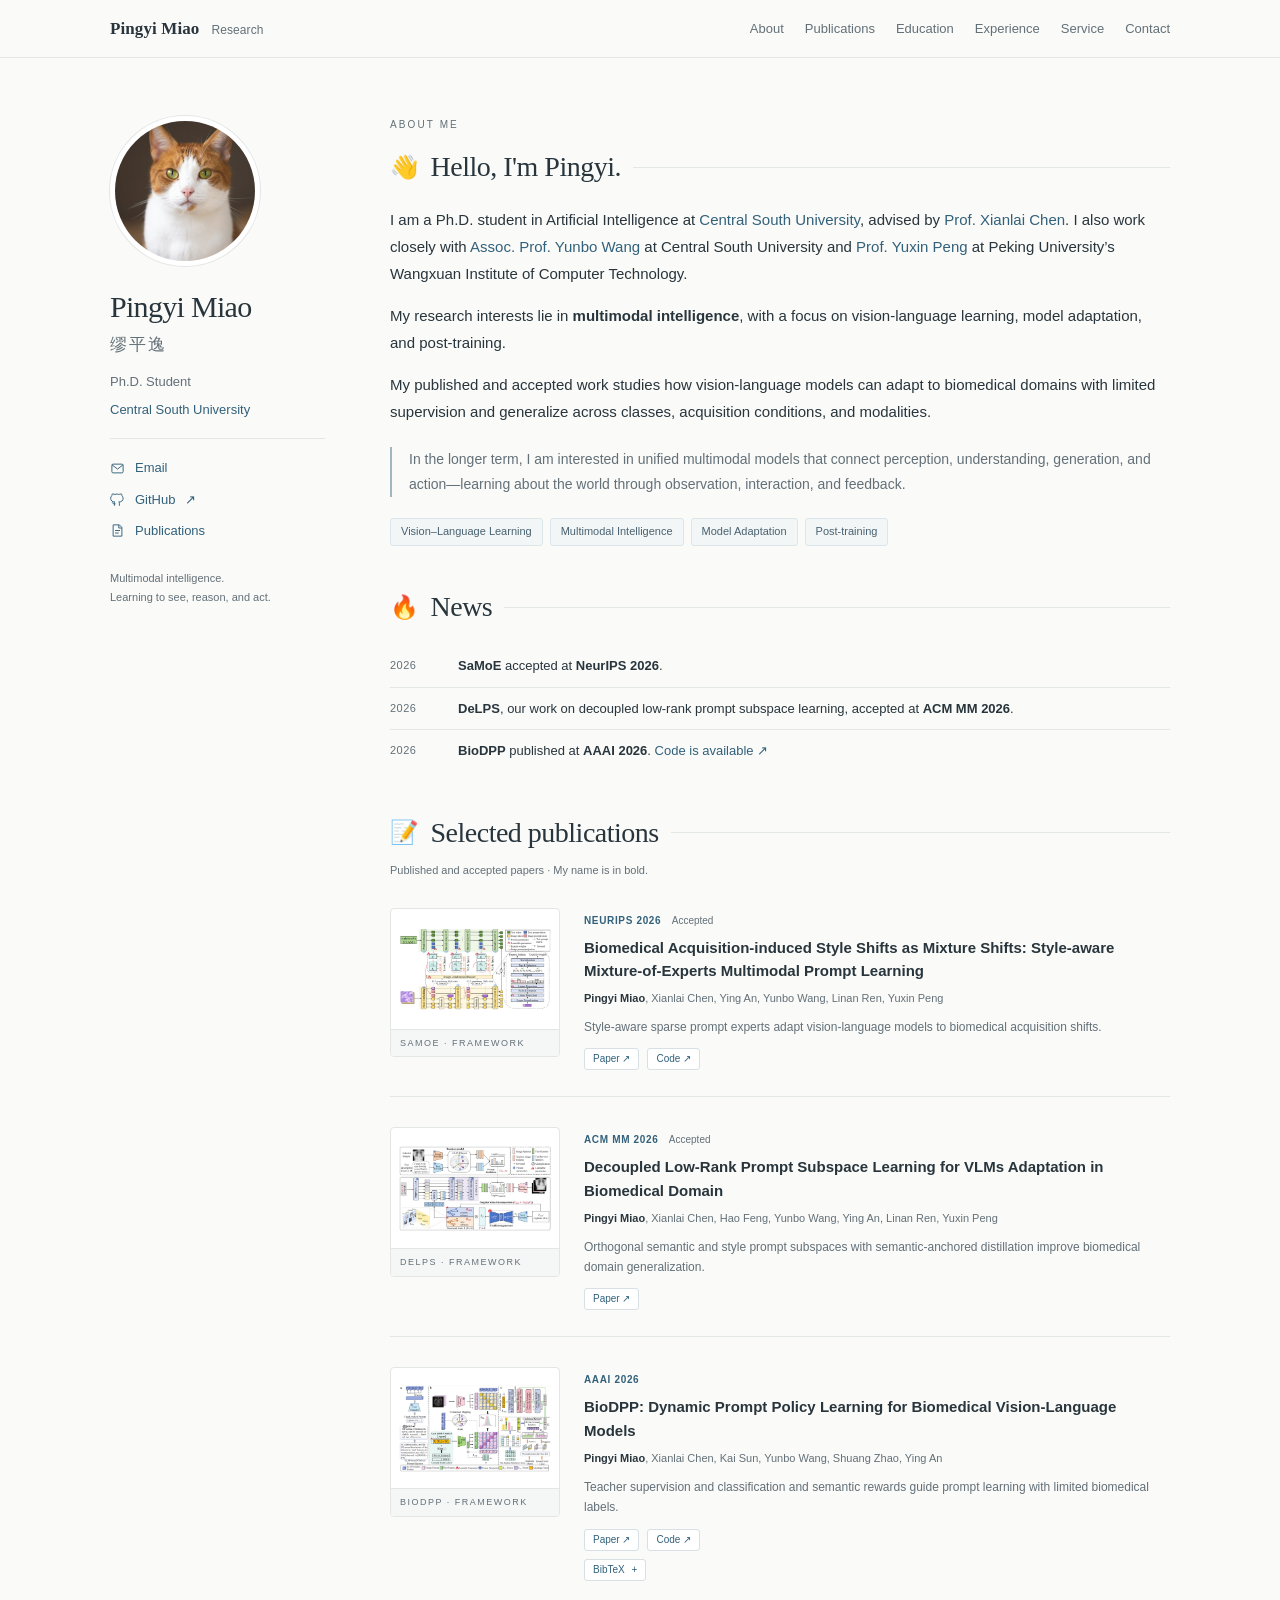
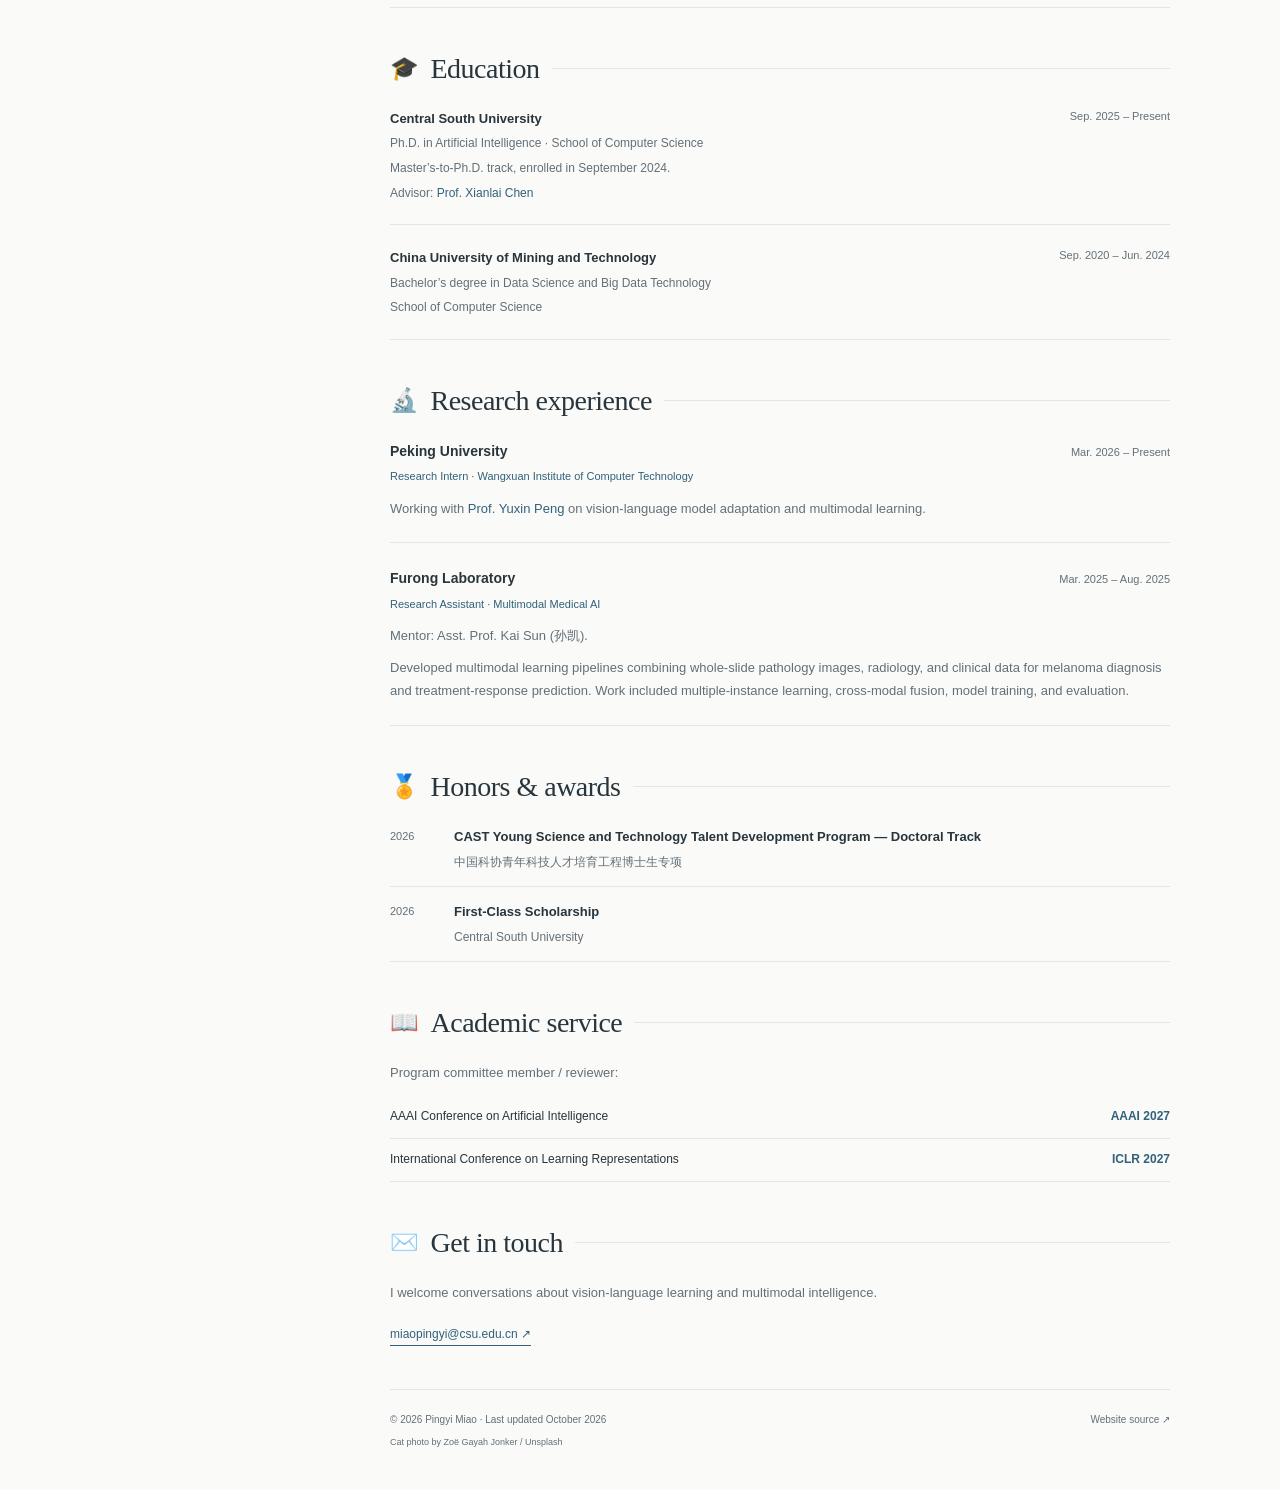
<file: index.html>
<!doctype html>
<html lang="en">
<head>
<meta charset="utf-8">
<meta name="viewport" content="width=device-width, initial-scale=1">
<meta name="theme-color" content="#fafaf8">
<meta name="description" content="Pingyi Miao — Ph.D. student at Central South University. Research on multimodal intelligence, vision-language learning, and model adaptation.">
<meta property="og:title" content="Pingyi Miao | Research">
<meta property="og:description" content="Multimodal intelligence, vision-language learning, and model adaptation. Personal academic homepage.">
<meta property="og:type" content="website">
<meta property="og:url" content="https://miaopingyi.github.io/">
<link rel="canonical" href="https://miaopingyi.github.io/">
<link rel="icon" href="data:image/svg+xml,%3Csvg xmlns='http://www.w3.org/2000/svg' viewBox='0 0 64 64'%3E%3Crect width='64' height='64' rx='14' fill='%23294759'/%3E%3Ctext x='32' y='43' font-size='36' text-anchor='middle' fill='white' font-family='Georgia'%3Em%3C/text%3E%3C/svg%3E">
<title>Pingyi Miao | Research</title>
<style>
:root{--bg:#fafaf8;--paper:#fff;--ink:#28353c;--muted:#637078;--accent:#32617b;--line:#e2e6e5;--soft:#edf2f3;--serif:Georgia,'Times New Roman',serif;--sans:-apple-system,BlinkMacSystemFont,'Segoe UI',sans-serif}
*{box-sizing:border-box}html{scroll-behavior:smooth;scroll-padding-top:100px}body{margin:0;background:var(--bg);color:var(--ink);font:15px/1.8 var(--sans);-webkit-font-smoothing:antialiased}a{color:var(--accent);text-decoration:none}a:hover{text-decoration:underline;text-underline-offset:4px}a:focus-visible,summary:focus-visible{outline:2px solid var(--accent);outline-offset:5px;border-radius:2px}.skip{position:fixed;top:-80px;left:20px;background:white;z-index:5;padding:8px 15px}.skip:focus{top:12px}.topbar{border-bottom:1px solid var(--line);background:rgba(250,250,248,.96);position:sticky;top:0;z-index:3}.top-inner{max-width:1130px;margin:auto;padding:17px 35px;display:flex;align-items:center;justify-content:space-between;gap:22px}.wordmark{font:600 17px var(--serif);color:var(--ink);letter-spacing:.1px}.wordmark span{color:var(--muted);font:12px var(--sans);margin-left:12px}.nav{display:flex;gap:27px;font-size:13px}.nav a{color:var(--muted)}.nav a:hover{color:var(--accent)}.layout{max-width:1130px;margin:auto;display:grid;grid-template-columns:215px minmax(0,1fr);gap:65px;padding:58px 35px 36px}.profile{align-self:start;position:sticky;top:115px}.portrait{display:block;width:150px;height:150px;border-radius:50%;object-fit:cover;background:var(--soft);border:5px solid var(--paper);box-shadow:0 0 0 1px var(--line);margin-bottom:23px}.profile h1{font:normal 30px/1.2 var(--serif);letter-spacing:-.7px;margin:0 0 12px}.role{margin:0;color:var(--muted);font-size:13px;line-height:1.85}.affiliation{display:inline-block;margin:4px 0 17px;font-size:13px}.profile-links{border-top:1px solid var(--line);padding-top:17px;display:flex;flex-direction:column;gap:8px;font-size:13px}.profile-links a{display:flex;align-items:center;gap:10px}.icon{width:15px;height:15px;fill:none;stroke:currentColor;stroke-width:1.5;flex-shrink:0}.side-note{font-size:11px;color:var(--muted);line-height:1.8;margin-top:26px;max-width:180px}.section{margin-bottom:43px;scroll-margin-top:95px}.eyebrow{font-size:10px;text-transform:uppercase;letter-spacing:2.1px;color:var(--muted);margin:0 0 12px}.section-title{font:normal 28px/1.3 var(--serif);letter-spacing:-.5px;margin:0 0 20px;display:flex;align-items:center;gap:17px}.section-title:after{content:'';height:1px;background:var(--line);flex:1}.about p{margin:0 0 15px}.about strong{font-weight:600}.interests{display:flex;flex-wrap:wrap;gap:7px;margin:21px 0 0;padding:0;list-style:none}.interests li{border:1px solid #dce5e8;border-radius:3px;padding:3px 10px;font-size:11px;color:#496271;background:#f3f6f6}.vision{border-left:2px solid #a0b7c2;padding-left:17px;color:var(--muted);font-size:14px;margin:22px 0 0!important}.news-list{padding:0;margin:0;list-style:none}.news-list li{display:grid;grid-template-columns:49px 1fr;gap:19px;padding:9px 0;border-bottom:1px solid var(--line);font-size:13px}.news-list li:last-child{border-bottom:0}.news-list time{color:var(--muted);font-size:11px;letter-spacing:.5px;padding-top:2px}.news-list strong{font-weight:600}.section-note{font-size:11px;color:var(--muted);margin:-10px 0 24px}.publication{display:grid;grid-template-columns:170px minmax(0,1fr);gap:24px;padding:0 0 26px;margin:0 0 27px;border-bottom:1px solid var(--line)}.publication:last-child{margin-bottom:0}.pub-visual{display:flex;flex-direction:column;justify-content:center;background:var(--paper);border:1px solid var(--line);border-radius:4px;min-height:125px;align-self:start;overflow:hidden;margin-top:3px}.pub-visual img{display:block;width:100%;height:120px;object-fit:contain;padding:8px}.pub-visual figcaption{font-size:9px;letter-spacing:1.5px;text-transform:uppercase;color:var(--muted);border-top:1px solid var(--line);padding:5px 9px;background:#f5f7f6}.venue{display:inline-block;color:var(--accent);font-size:10px;letter-spacing:.65px;text-transform:uppercase;font-weight:650;margin:0 0 6px}.venue .status{color:var(--muted);font-weight:400;margin-left:7px;text-transform:none;letter-spacing:0}.pub-title{font-size:15px;line-height:1.55;font-weight:600;margin:0 0 7px}.pub-title a{color:var(--ink)}.authors{font-size:11px;line-height:1.8;color:var(--muted);margin:0 0 8px}.authors b{font-weight:600;color:var(--ink)}.pub-summary{font-size:12px;line-height:1.7;margin:0 0 11px;color:var(--muted)}.pub-links{display:flex;flex-wrap:wrap;gap:8px;font-size:10px;align-items:center}.pub-links>a,.pub-links summary{border:1px solid #d6e0e5;border-radius:3px;padding:1px 8px;cursor:pointer;color:var(--accent);background:#fff}.pub-links details{flex-basis:100%;font-size:10px}.pub-links summary{display:inline-block;list-style:none}.pub-links summary::-webkit-details-marker{display:none}.pub-links summary:after{content:' +';margin-left:4px}.pub-links details[open] summary:after{content:' −'}.pub-links pre{white-space:pre-wrap;overflow-wrap:anywhere;font:10px/1.7 ui-monospace,monospace;background:#eef2f3;padding:12px;border-radius:4px;color:var(--ink);margin:10px 0 0}.subspace{height:120px;display:flex;align-items:center;justify-content:center;gap:9px;background:#f5f8f8}.matrix{display:grid;grid-template-columns:repeat(4,8px);gap:3px;transform:rotate(-8deg)}.matrix i{width:8px;height:8px;background:#a8c2cd;border-radius:1px}.matrix i:nth-child(3n){background:#416d85}.matrix.small{grid-template-columns:repeat(2,8px)}.times{color:#7e969e;font:20px var(--serif)}.education-row{display:flex;justify-content:space-between;gap:20px;border-bottom:1px solid var(--line);padding:0 0 19px;font-size:13px}.education-row strong{font-weight:600}.education-row p{font-size:12px;color:var(--muted);margin:3px 0 0}.education-row>span{color:var(--muted);font-size:11px}.contact p{font-size:13px;color:var(--muted);margin:0 0 15px}.contact-link{font-size:12px;border-bottom:1px solid var(--accent);padding-bottom:4px}.footer{border-top:1px solid var(--line);padding:21px 0 3px;color:var(--muted);display:flex;justify-content:space-between;gap:20px;font-size:10px}.footer a{color:var(--muted)}
@media(min-width:1400px){.layout{padding-top:70px}}@media(max-width:850px){.layout{gap:35px;grid-template-columns:180px minmax(0,1fr);padding:38px 25px}.top-inner{padding:16px 25px}.publication{grid-template-columns:130px minmax(0,1fr);gap:17px}.pub-visual img,.subspace{height:105px}.portrait{width:130px;height:130px}.profile h1{font-size:27px}.wordmark span{display:none}}@media(max-width:640px){html{scroll-padding-top:80px}.top-inner{padding:15px 20px}.nav{gap:16px;font-size:11px}.nav .education-nav{display:none}.wordmark{font-size:15px}.layout{display:block;padding:31px 22px}.profile{position:static;display:grid;grid-template-columns:90px 1fr;column-gap:22px;margin-bottom:37px}.portrait{width:86px;height:86px;grid-row:1/4;margin:0}.profile h1{font-size:29px;margin:0 0 7px}.role{font-size:12px}.affiliation{margin:1px 0 0;font-size:12px}.profile-links{grid-column:1/-1;flex-direction:row;gap:24px;margin-top:22px;padding-top:13px}.side-note{display:none}.section{margin-bottom:34px}.section-title{font-size:25px}.about p{font-size:14px}.publication{grid-template-columns:1fr;gap:14px}.pub-visual{width:100%;max-width:285px}.pub-visual img{height:135px}.subspace{height:110px}.pub-title{font-size:15px}.authors{font-size:12px}.pub-summary{font-size:13px}.pub-links{font-size:11px}.pub-links details{font-size:11px}.news-list li{font-size:12px;gap:10px}.footer{flex-wrap:wrap;gap:7px}.education-row{flex-wrap:wrap;gap:8px}}
@media(prefers-reduced-motion:reduce){html{scroll-behavior:auto}}@media print{.topbar,.profile-links,.skip{display:none}.layout{max-width:none;padding:0;gap:30px}.profile{position:static}.section,.publication{break-inside:avoid}body{background:#fff}}

.chinese-name{display:block;font:17px/1.5 var(--sans);letter-spacing:2px;color:var(--muted);margin-top:7px}.nav{gap:21px}.education-row{padding:0 0 20px;margin-bottom:21px}.education-row:last-child{margin-bottom:0}.education-row>span{flex-shrink:0;white-space:nowrap}.education-row strong a{color:var(--ink)}.entry-heading{display:flex;justify-content:space-between;gap:18px;align-items:baseline}.entry-heading h3{font-size:14px;font-weight:600;margin:0}.entry-heading>span{flex-shrink:0;color:var(--muted);font-size:11px;white-space:nowrap}.experience-entry{padding:0 0 22px;margin-bottom:23px;border-bottom:1px solid var(--line)}.experience-entry:last-child{margin-bottom:0}.experience-entry p{font-size:13px;line-height:1.8;margin:8px 0 0;color:var(--muted)}.experience-entry .entry-role{font-size:11px;color:var(--accent);margin:3px 0 10px}.honor-list,.service-list{list-style:none;margin:0;padding:0}.honor-list li{display:grid;grid-template-columns:42px minmax(0,1fr);gap:22px;padding:13px 0;border-bottom:1px solid var(--line);font-size:13px}.honor-list li:first-child{padding-top:0}.honor-list time{font-size:11px;color:var(--muted);padding-top:2px}.honor-list strong{font-weight:600;line-height:1.65}.honor-list p{font-size:12px;color:var(--muted);margin:4px 0 0;line-height:1.7}.service-intro{font-size:13px;color:var(--muted);margin:0 0 12px}.service-list li{display:flex;justify-content:space-between;gap:20px;padding:10px 0;border-bottom:1px solid var(--line);font-size:12px}.service-list strong{font-weight:600;white-space:nowrap;color:var(--accent)}
@media(max-width:850px){.nav{gap:15px;font-size:12px}.education-row,.entry-heading{flex-wrap:wrap;gap:7px}.education-row>span,.entry-heading>span{white-space:normal}}
@media(max-width:640px){.nav .secondary-nav{display:none}.nav{gap:16px;font-size:11px}.chinese-name{font-size:14px;margin-top:3px}.profile{grid-template-columns:90px 1fr}.portrait{grid-row:1/4}.education-row{font-size:13px}.honor-list li{gap:14px}.service-list li{flex-wrap:wrap;gap:2px}.entry-heading>span{width:100%}}

.section-icon{flex:0 0 auto;display:inline-block;font:23px/1 "Apple Color Emoji","Segoe UI Emoji",sans-serif}.section-title{gap:12px}.photo-credit{display:block;font-size:9px;line-height:1.7;color:var(--muted);margin-top:6px}.photo-credit a{color:var(--muted)}
@media(max-width:640px){.section-icon{font-size:21px}}
</style>
</head>
<body>
<a class="skip" href="#main">Skip to content</a>
<header class="topbar"><div class="top-inner"><a class="wordmark" href="#about-me">Pingyi Miao<span>Research</span></a><nav class="nav" aria-label="Main navigation"><a href="#about-me">About</a><a href="#publications">Publications</a><a class="education-nav" href="#education">Education</a><a class="secondary-nav" href="#experience">Experience</a><a class="secondary-nav" href="#service">Service</a><a href="#contact">Contact</a></nav></div></header>
<div class="layout">
<aside class="profile" aria-label="Profile">
<img class="portrait" src="assets/cat-avatar.jpg" width="150" height="150" alt="A white and brown cat, photographed by Zoë Gayah Jonker">
<h1>Pingyi Miao<span class="chinese-name" lang="zh-CN">缪平逸</span></h1>
<p class="role">Ph.D. Student</p>
<a class="affiliation" href="https://www.csu.edu.cn/">Central South University</a>
<div class="profile-links"><a href="mailto:miaopingyi@csu.edu.cn"><svg class="icon" viewBox="0 0 24 24" aria-hidden="true"><rect x="3" y="5" width="18" height="14" rx="2"/><path d="m3 6 9 7 9-7"/></svg>Email</a><a href="https://github.com/Miaopingyi"><svg class="icon" viewBox="0 0 24 24" aria-hidden="true"><path d="M9 19c-4 1-4-2-6-2m12 5v-4c0-1-.3-2-1-2 4 0 7-2 7-6 0-2-1-3-2-4 0-1 0-3-1-3-2 0-3 1-4 1-2-1-4-1-6 0-1 0-2-1-4-1-1 0-1 2-1 3-1 1-2 2-2 4 0 4 3 6 7 6-1 0-1 1-1 2v4"/></svg>GitHub <span aria-hidden="true">↗</span></a><a href="#publications"><svg class="icon" viewBox="0 0 24 24" aria-hidden="true"><path d="M5 3h10l4 4v14H5zM14 3v5h5M8 12h8M8 16h6"/></svg>Publications</a></div>
<p class="side-note">Multimodal intelligence.<br>Learning to see, reason, and act.</p>
</aside>
<main id="main">
<section class="section about" id="about-me"><p class="eyebrow">About me</p><h2 class="section-title"><span class="section-icon" aria-hidden="true">👋</span>Hello, I'm Pingyi.</h2>
<p>I am a Ph.D. student in Artificial Intelligence at <a href="https://www.csu.edu.cn/">Central South University</a>, advised by <a href="https://faculty.csu.edu.cn/chenxianlai/zh_CN/index.htm">Prof. Xianlai Chen</a>. I also work closely with <a href="https://faculty.csu.edu.cn/wangyunbo/zh_CN/index.htm">Assoc. Prof. Yunbo Wang</a> at Central South University and <a href="https://mipl.pku.edu.cn/pengyuxin/">Prof. Yuxin Peng</a> at Peking University’s Wangxuan Institute of Computer Technology.</p>
<p>My research interests lie in <strong>multimodal intelligence</strong>, with a focus on vision-language learning, model adaptation, and post-training.</p>
<p>My published and accepted work studies how vision-language models can adapt to biomedical domains with limited supervision and generalize across classes, acquisition conditions, and modalities.</p>
<p class="vision">In the longer term, I am interested in unified multimodal models that connect perception, understanding, generation, and action—learning about the world through observation, interaction, and feedback.</p>
<ul class="interests" aria-label="Research interests"><li>Vision–Language Learning</li><li>Multimodal Intelligence</li><li>Model Adaptation</li><li>Post-training</li></ul></section>
<section class="section" id="news"><h2 class="section-title"><span class="section-icon" aria-hidden="true">🔥</span>News</h2><ul class="news-list"><li><time datetime="2026">2026</time><span><strong>SaMoE</strong> accepted at <strong>NeurIPS 2026</strong>.</span></li><li><time datetime="2026">2026</time><span><strong>DeLPS</strong>, our work on decoupled low-rank prompt subspace learning, accepted at <strong>ACM MM 2026</strong>.</span></li><li><time datetime="2026">2026</time><span><strong>BioDPP</strong> published at <strong>AAAI 2026</strong>. <a href="https://github.com/Miaopingyi/BioDPP">Code is available ↗</a></span></li></ul></section>
<section class="section" id="publications"><h2 class="section-title"><span class="section-icon" aria-hidden="true">📝</span>Selected publications</h2><p class="section-note">Published and accepted papers · My name is in bold.</p>
<article class="publication"><div class="pub-visual"><img src="assets/samoe-framework.jpg" width="340" height="240" loading="lazy" alt="SaMoE framework: style-aware routing and sparse prompt experts"><figcaption>SaMoE · Framework</figcaption></div><div><p class="venue">NeurIPS 2026 <span class="status">Accepted</span></p><h3 class="pub-title"><a href="https://mipl.pku.edu.cn/download_paper.php?fileId=202625">Biomedical Acquisition-induced Style Shifts as Mixture Shifts: Style-aware Mixture-of-Experts Multimodal Prompt Learning</a></h3><p class="authors"><b>Pingyi Miao</b>, Xianlai Chen, Ying An, Yunbo Wang, Linan Ren, Yuxin Peng</p><p class="pub-summary">Style-aware sparse prompt experts adapt vision-language models to biomedical acquisition shifts.</p><div class="pub-links"><a href="https://mipl.pku.edu.cn/download_paper.php?fileId=202625">Paper ↗</a><a href="https://github.com/Miaopingyi/SaMoE">Code ↗</a></div></div></article>
<article class="publication"><div class="pub-visual"><img src="assets/delps-framework.jpg" width="340" height="240" loading="lazy" alt="DeLPS framework: orthogonal semantic and style prompt subspaces with semantic-anchored prompt distillation"><figcaption>DeLPS · Framework</figcaption></div><div><p class="venue">ACM MM 2026 <span class="status">Accepted</span></p><h3 class="pub-title"><a href="https://mipl.pku.edu.cn/download_paper.php?fileId=202624">Decoupled Low-Rank Prompt Subspace Learning for VLMs Adaptation in Biomedical Domain</a></h3><p class="authors"><b>Pingyi Miao</b>, Xianlai Chen, Hao Feng, Yunbo Wang, Ying An, Linan Ren, Yuxin Peng</p><p class="pub-summary">Orthogonal semantic and style prompt subspaces with semantic-anchored distillation improve biomedical domain generalization.</p><div class="pub-links"><a href="https://mipl.pku.edu.cn/download_paper.php?fileId=202624">Paper ↗</a></div></div></article>
<article class="publication"><div class="pub-visual"><img src="assets/biodpp-framework.jpg" width="340" height="240" loading="lazy" alt="BioDPP framework: teacher supervision and reward-guided dynamic prompt learning"><figcaption>BioDPP · Framework</figcaption></div><div><p class="venue">AAAI 2026</p><h3 class="pub-title"><a href="https://ojs.aaai.org/index.php/AAAI/article/view/37751">BioDPP: Dynamic Prompt Policy Learning for Biomedical Vision-Language Models</a></h3><p class="authors"><b>Pingyi Miao</b>, Xianlai Chen, Kai Sun, Yunbo Wang, Shuang Zhao, Ying An</p><p class="pub-summary">Teacher supervision and classification and semantic rewards guide prompt learning with limited biomedical labels.</p><div class="pub-links"><a href="https://ojs.aaai.org/index.php/AAAI/article/view/37751">Paper ↗</a><a href="https://github.com/Miaopingyi/BioDPP">Code ↗</a><details><summary>BibTeX</summary><pre>@article{miao2026biodpp,
  title = {BioDPP: Dynamic Prompt Policy Learning for Biomedical Vision-Language Models},
  author = {Miao, Pingyi and Chen, Xianlai and Sun, Kai and Wang, Yunbo and Zhao, Shuang and An, Ying},
  journal = {Proceedings of the AAAI Conference on Artificial Intelligence},
  volume = {40}, number = {10}, pages = {8052--8060},
  year = {2026}, doi = {10.1609/aaai.v40i10.37751}
}</pre></details></div></div></article>
</section>
<section class="section" id="education">
<h2 class="section-title"><span class="section-icon" aria-hidden="true">🎓</span>Education</h2>
<div class="education-row"><div><strong><a href="https://www.csu.edu.cn/">Central South University</a></strong><p>Ph.D. in Artificial Intelligence · School of Computer Science</p><p>Master’s-to-Ph.D. track, enrolled in September 2024.</p><p>Advisor: <a href="https://faculty.csu.edu.cn/chenxianlai/zh_CN/index.htm">Prof. Xianlai Chen</a></p></div><span><time datetime="2025-09">Sep. 2025</time> – Present</span></div>
<div class="education-row"><div><strong><a href="https://www.cumt.edu.cn/">China University of Mining and Technology</a></strong><p>Bachelor’s degree in Data Science and Big Data Technology</p><p>School of Computer Science</p></div><span><time datetime="2020-09">Sep. 2020</time> – <time datetime="2024-06">Jun. 2024</time></span></div>
</section>
<section class="section" id="experience">
<h2 class="section-title"><span class="section-icon" aria-hidden="true">🔬</span>Research experience</h2>
<article class="experience-entry"><div class="entry-heading"><h3>Peking University</h3><span><time datetime="2026-03-25">Mar. 2026</time> – Present</span></div><p class="entry-role">Research Intern · Wangxuan Institute of Computer Technology</p><p>Working with <a href="https://mipl.pku.edu.cn/pengyuxin/">Prof. Yuxin Peng</a> on vision-language model adaptation and multimodal learning.</p></article>
<article class="experience-entry"><div class="entry-heading"><h3>Furong Laboratory</h3><span><time datetime="2025-03">Mar. 2025</time> – <time datetime="2025-08">Aug. 2025</time></span></div><p class="entry-role">Research Assistant · Multimodal Medical AI</p><p>Mentor: Asst. Prof. Kai Sun (孙凯).</p><p>Developed multimodal learning pipelines combining whole-slide pathology images, radiology, and clinical data for melanoma diagnosis and treatment-response prediction. Work included multiple-instance learning, cross-modal fusion, model training, and evaluation.</p></article>
</section>
<section class="section" id="honors">
<h2 class="section-title"><span class="section-icon" aria-hidden="true">🏅</span>Honors &amp; awards</h2>
<ul class="honor-list"><li><time datetime="2026">2026</time><div><strong>CAST Young Science and Technology Talent Development Program — Doctoral Track</strong><p lang="zh-CN">中国科协青年科技人才培育工程博士生专项</p></div></li><li><time datetime="2026">2026</time><div><strong>First-Class Scholarship</strong><p>Central South University</p></div></li></ul>
</section>
<section class="section" id="service">
<h2 class="section-title"><span class="section-icon" aria-hidden="true">📖</span>Academic service</h2>
<p class="service-intro">Program committee member / reviewer:</p><ul class="service-list"><li><span>AAAI Conference on Artificial Intelligence</span><strong>AAAI 2027</strong></li><li><span>International Conference on Learning Representations</span><strong>ICLR 2027</strong></li></ul>
</section>
<section class="section contact" id="contact"><h2 class="section-title"><span class="section-icon" aria-hidden="true">✉️</span>Get in touch</h2><p>I welcome conversations about vision-language learning and multimodal intelligence.</p><a class="contact-link" href="mailto:miaopingyi@csu.edu.cn">miaopingyi@csu.edu.cn <span aria-hidden="true">↗</span></a></section>
<footer class="footer"><span>© 2026 Pingyi Miao · Last updated October 2026<span class="photo-credit">Cat photo by <a href="https://unsplash.com/photos/short-haired-white-and-brown-cat-G7kUPmzi80E">Zoë Gayah Jonker / Unsplash</a></span></span><a href="https://github.com/Miaopingyi/Miaopingyi.github.io">Website source ↗</a></footer>
</main></div>
</body>
</html>
</file>
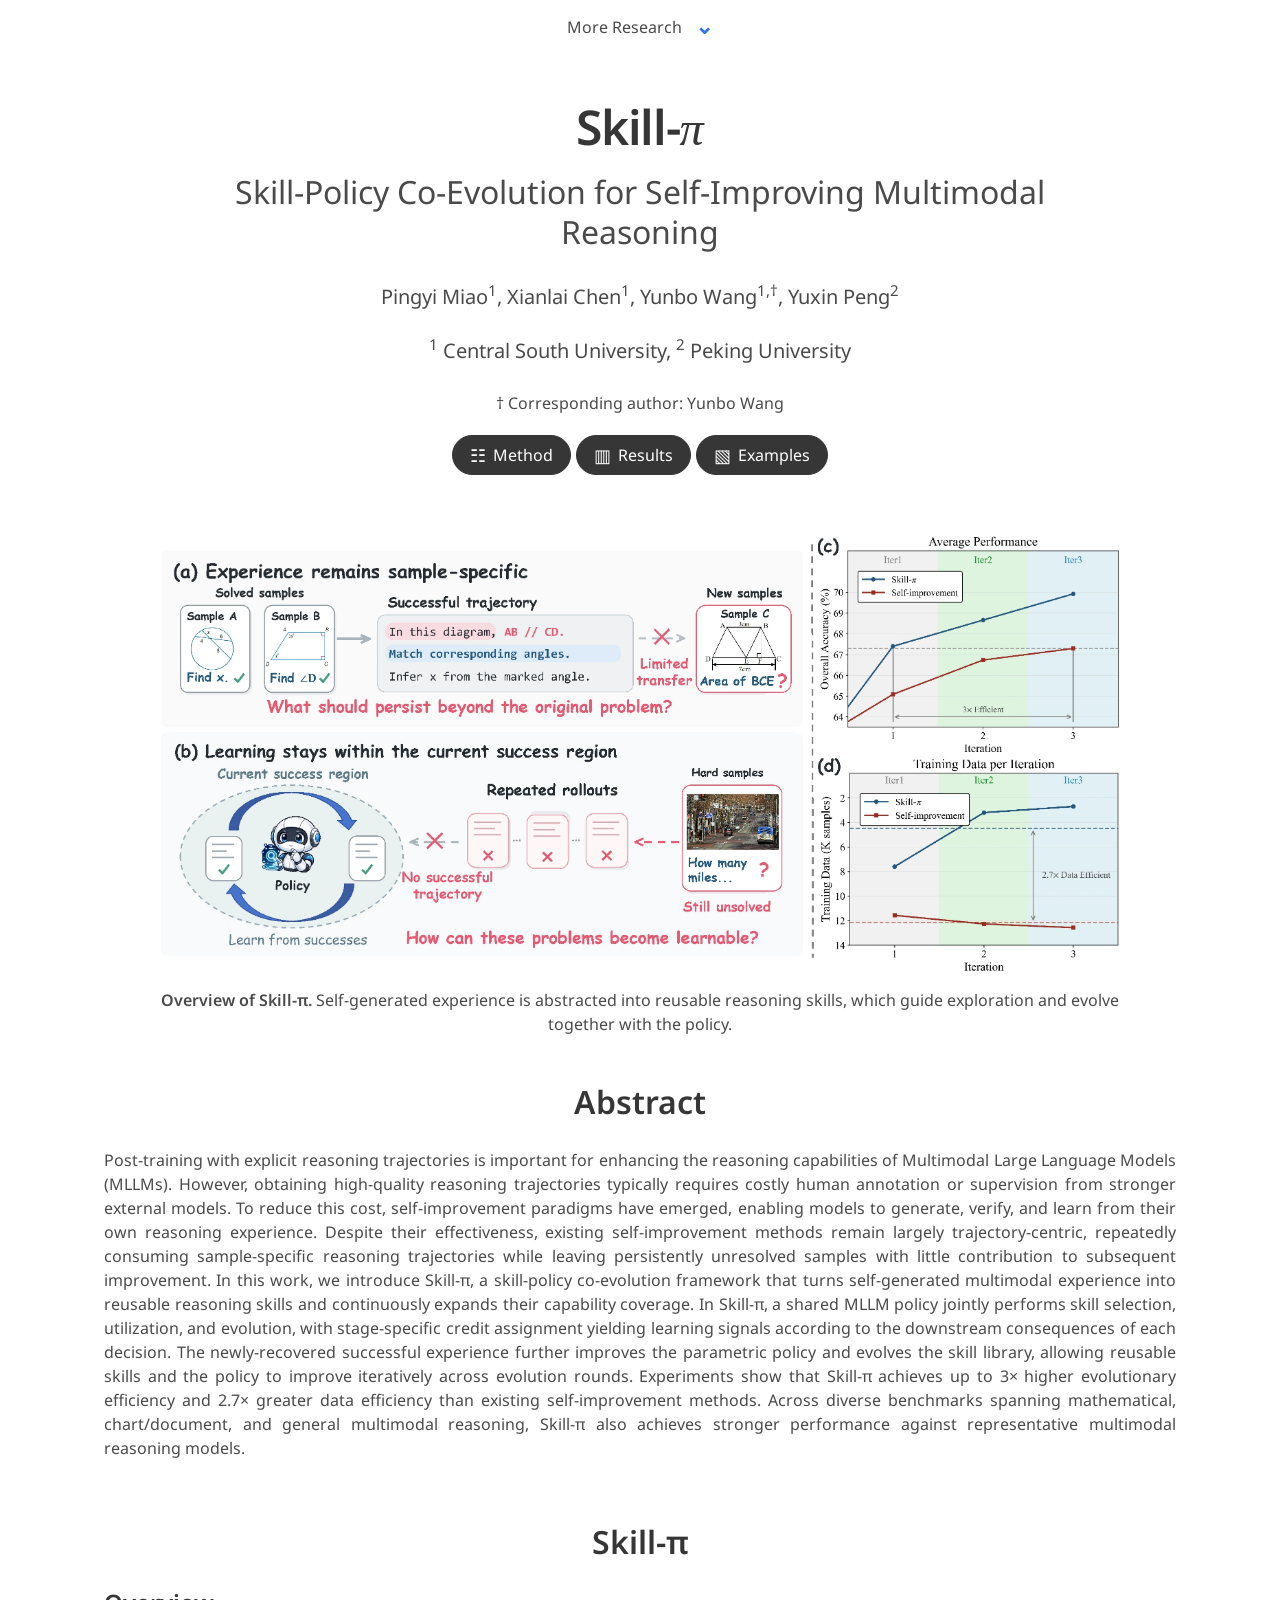
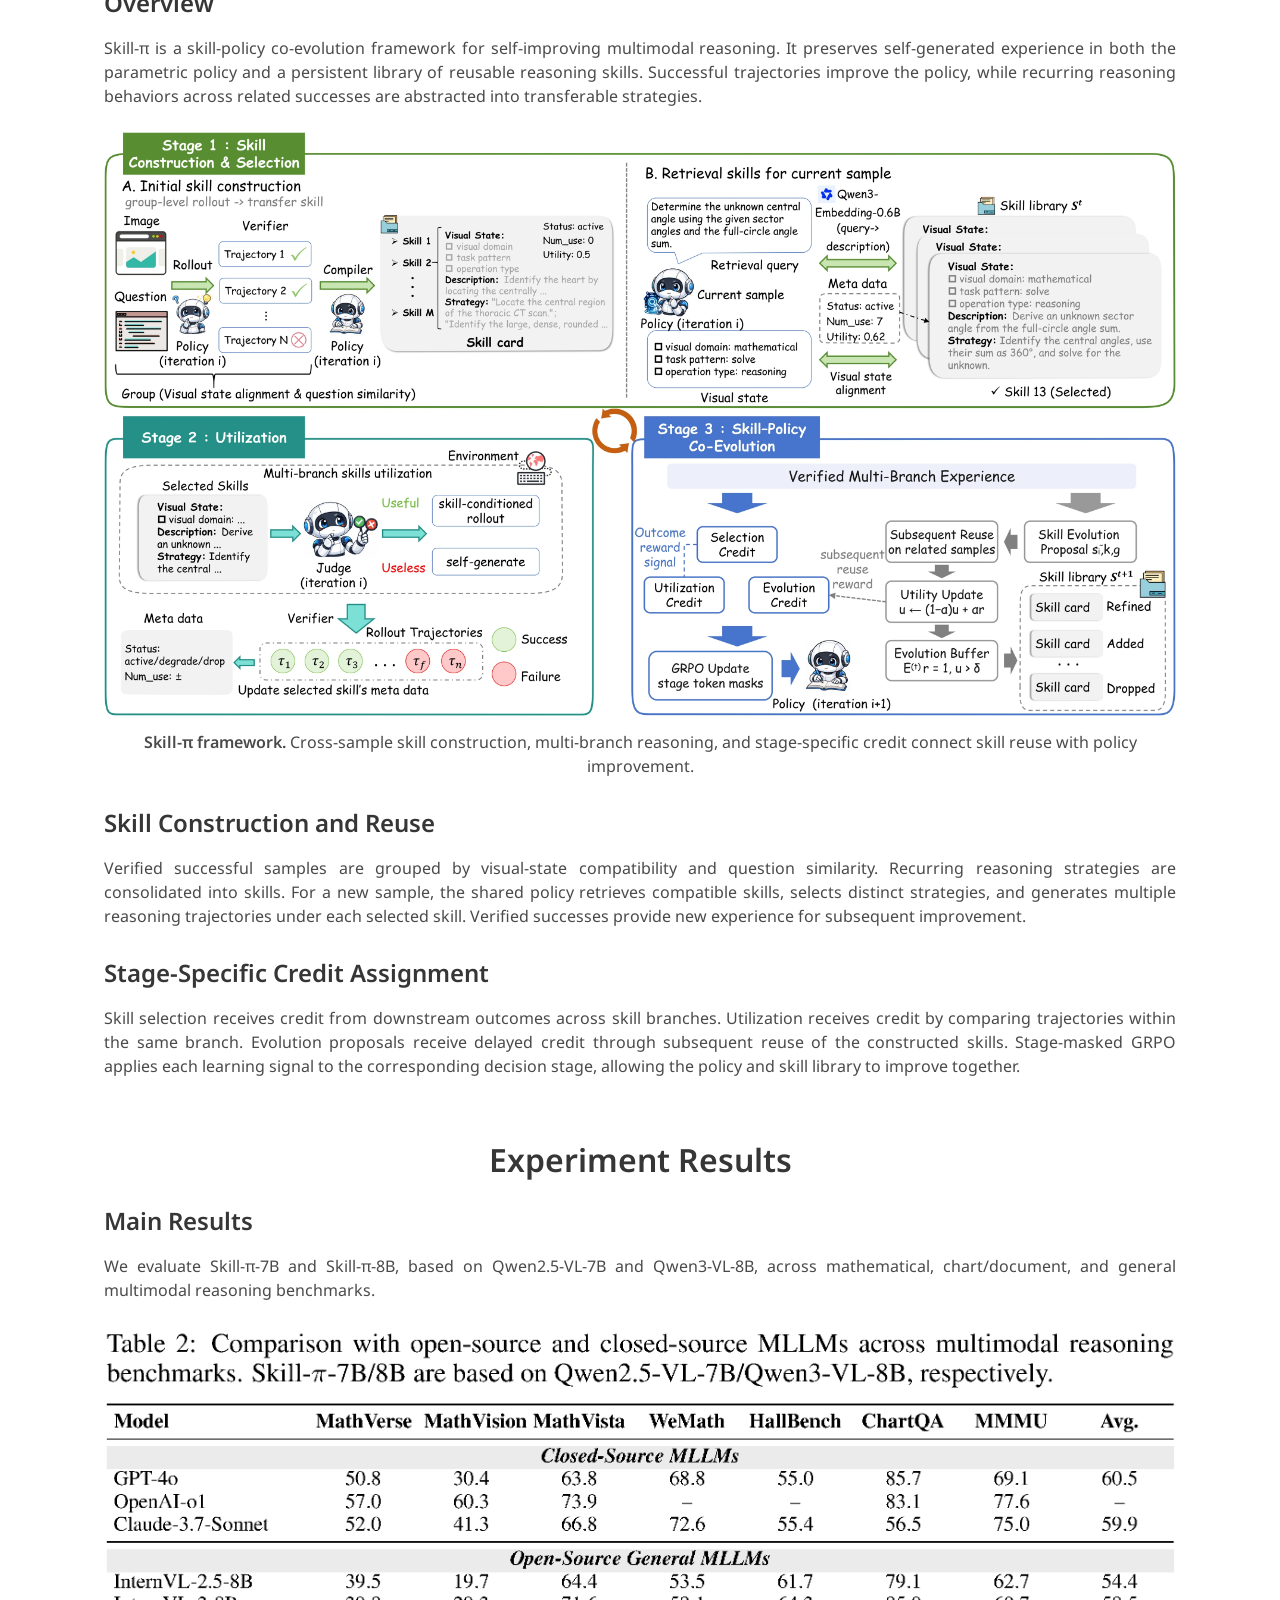
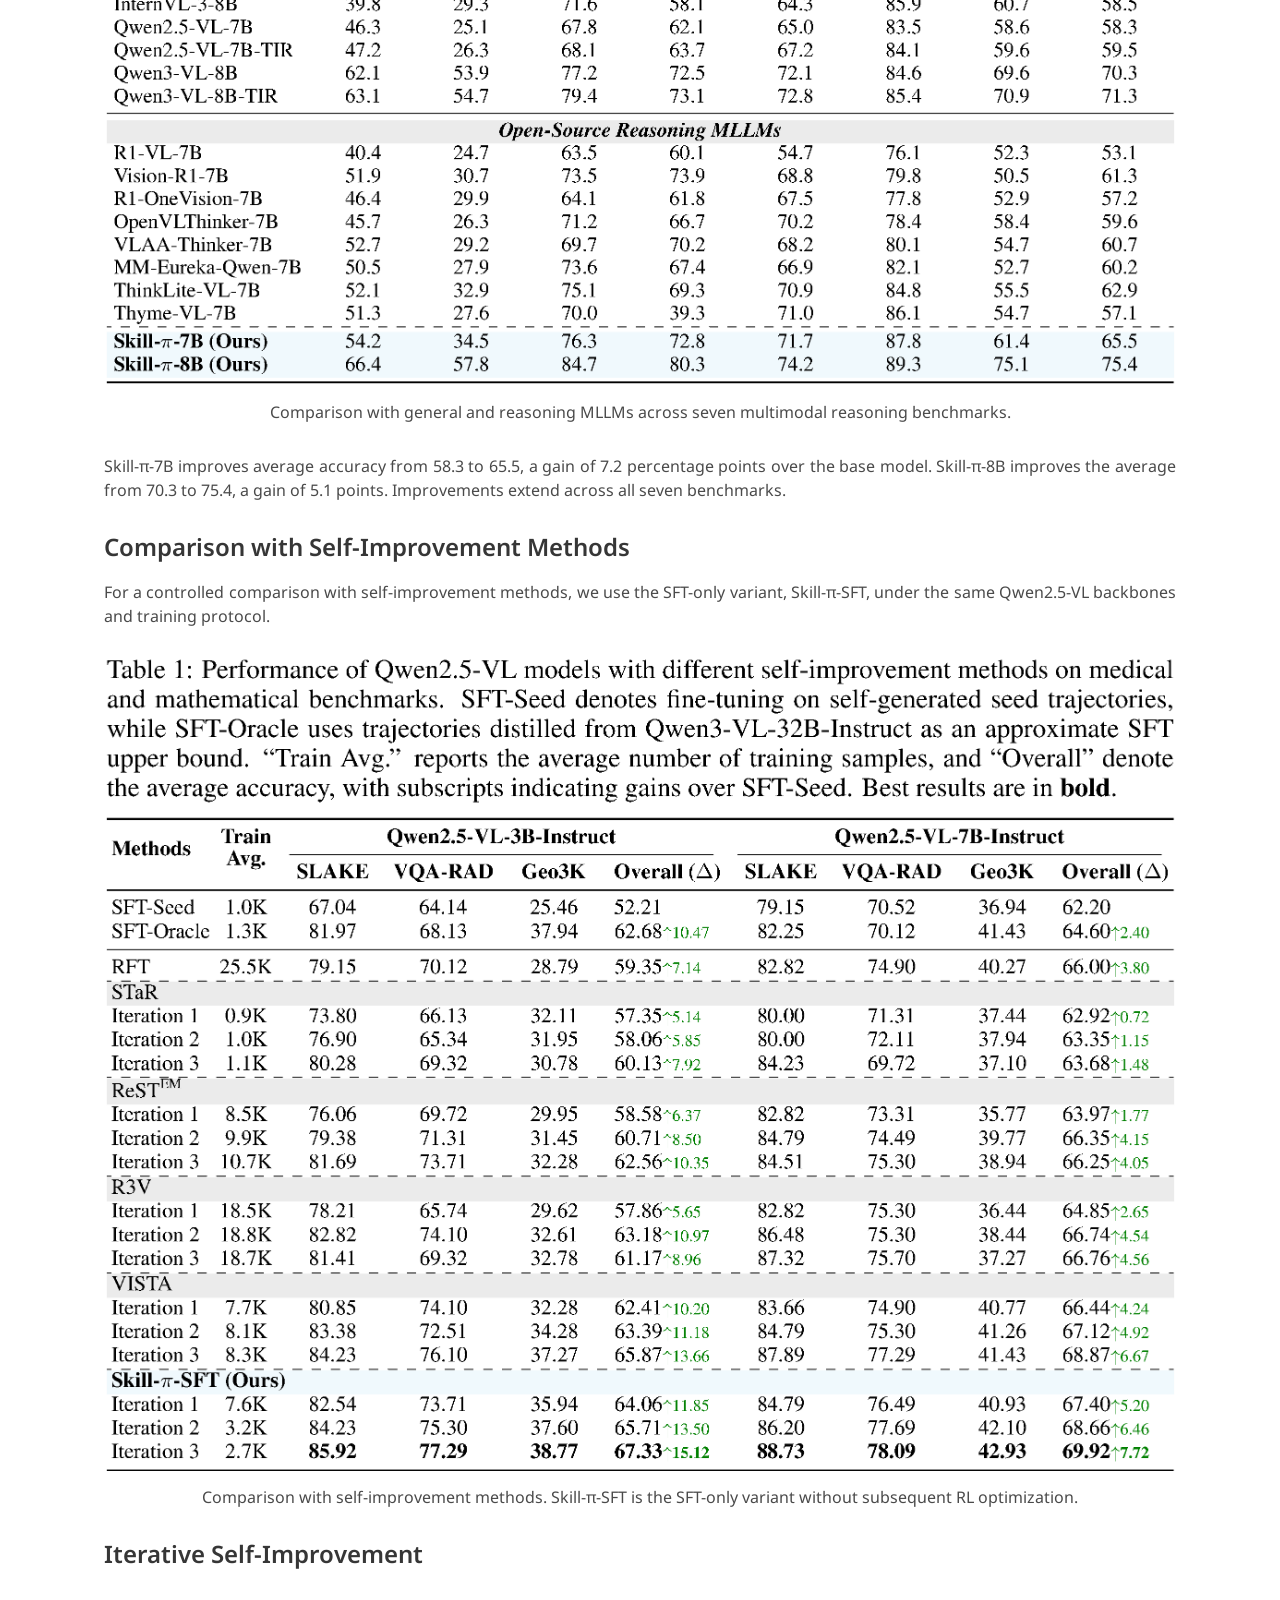
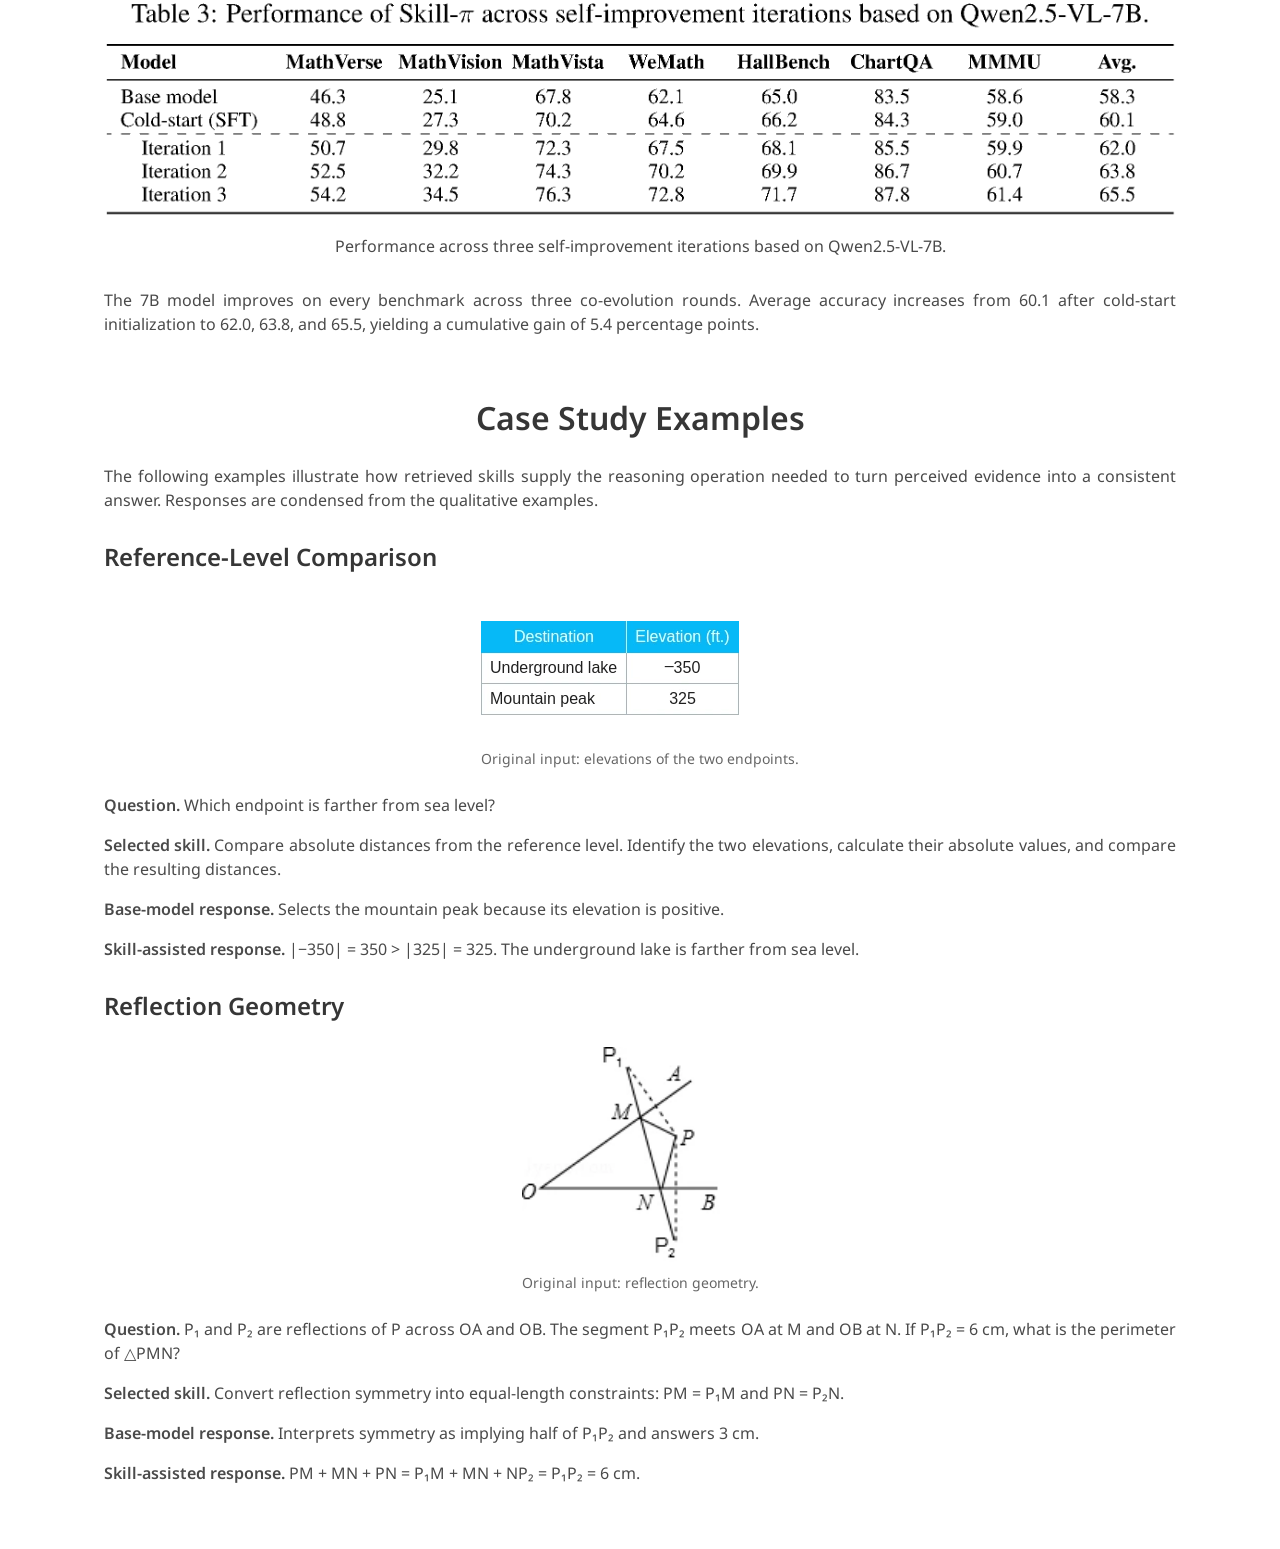
<file: Skill-pi/index.html>
<!doctype html>
<html lang="en">
<head>
  <meta charset="utf-8">
  <meta name="viewport" content="width=device-width, initial-scale=1">
  <meta name="theme-color" content="#ffffff">
  <meta name="description" content="Skill-π: Skill-Policy Co-Evolution for Self-Improving Multimodal Reasoning.">
  <meta property="og:title" content="Skill-π: Skill-Policy Co-Evolution">
  <meta property="og:description" content="Turning self-generated multimodal experience into reusable reasoning skills.">
  <meta property="og:type" content="website">
  <meta property="og:image" content="https://miaopingyi.github.io/Skill-pi/assets/motivation.webp">
  <meta property="og:url" content="https://miaopingyi.github.io/Skill-pi/">
  <link rel="canonical" href="https://miaopingyi.github.io/Skill-pi/">
  <title>Skill-π</title>
  <link rel="icon" href="assets/favicon.svg" type="image/svg+xml">
  <link rel="stylesheet" href="styles.css">
  <script src="app.js" defer></script>
</head>
<body>
  <a class="skip-link" href="#main">Skip to content</a>
  <nav class="top-navigation" aria-label="More research">
    <details class="research-menu"><summary>More Research <span aria-hidden="true">⌄</span></summary><div class="research-dropdown"><a href="https://github.com/Miaopingyi" target="_blank" rel="noopener noreferrer">Miaopingyi on GitHub</a></div></details>
  </nav>
  <main id="main">
    <header class="publication-header">
      <h1>Skill-<span class="pi">π</span></h1>
      <h2 class="publication-subtitle">Skill-Policy Co-Evolution for Self-Improving Multimodal Reasoning</h2>
      <div class="publication-authors">
        <span>Pingyi Miao<sup>1</sup></span>,
        <span>Xianlai Chen<sup>1</sup></span>,
        <span>Yunbo Wang<sup>1,†</sup></span>,
        <span>Yuxin Peng<sup>2</sup></span>
      </div>
      <p class="publication-affiliations"><span><sup>1</sup> Central South University</span>, <span><sup>2</sup> Peking University</span></p>
      <p class="correspondence">† Corresponding author: <span>Yunbo Wang</span></p>
      <div class="publication-links"><a href="#method"><span aria-hidden="true">☷</span> Method</a><a href="#results"><span aria-hidden="true">▥</span> Results</a><a href="#examples"><span aria-hidden="true">▧</span> Examples</a></div>
    </header>
    <div class="teaser"><figure>
      <button class="figure-link" data-image="assets/motivation.webp" data-kind="paper" data-alt="Figure 1. Sample-specific trajectories, unresolved problems, and evolutionary and data efficiency comparisons." aria-label="Enlarge motivation figure" title="Click to enlarge">
        <img src="assets/motivation.webp" width="2795" height="1271" alt="Figure 1. Sample-specific trajectories, unresolved problems, and evolutionary and data efficiency comparisons.">
      </button>
      <figcaption><b>Overview of Skill-π.</b> Self-generated experience is abstracted into reusable reasoning skills, which guide exploration and evolve together with the policy.</figcaption>
    </figure></div>

    <section class="paper-section" id="abstract">
      <h2>Abstract</h2>
      <div class="content"><p>Post-training with explicit reasoning trajectories is important for enhancing the reasoning capabilities of Multimodal Large Language Models (MLLMs). However, obtaining high-quality reasoning trajectories typically requires costly human annotation or supervision from stronger external models. To reduce this cost, self-improvement paradigms have emerged, enabling models to generate, verify, and learn from their own reasoning experience. Despite their effectiveness, existing self-improvement methods remain largely trajectory-centric, repeatedly consuming sample-specific reasoning trajectories while leaving persistently unresolved samples with little contribution to subsequent improvement. In this work, we introduce Skill-π, a skill-policy co-evolution framework that turns self-generated multimodal experience into reusable reasoning skills and continuously expands their capability coverage. In Skill-π, a shared MLLM policy jointly performs skill selection, utilization, and evolution, with stage-specific credit assignment yielding learning signals according to the downstream consequences of each decision. The newly-recovered successful experience further improves the parametric policy and evolves the skill library, allowing reusable skills and the policy to improve iteratively across evolution rounds. Experiments show that Skill-π achieves up to 3× higher evolutionary efficiency and 2.7× greater data efficiency than existing self-improvement methods. Across diverse benchmarks spanning mathematical, chart/document, and general multimodal reasoning, Skill-π also achieves stronger performance against representative multimodal reasoning models.</p></div>
    </section>

    <section class="paper-section" id="method">
      <h2>Skill-π</h2>
      <div class="content">
        <h3>Overview</h3>
        <p>Skill-π is a skill-policy co-evolution framework for self-improving multimodal reasoning. It preserves self-generated experience in both the parametric policy and a persistent library of reusable reasoning skills. Successful trajectories improve the policy, while recurring reasoning behaviors across related successes are abstracted into transferable strategies.</p>
        <figure>
      <button class="figure-link" data-image="assets/framework.webp" data-kind="paper" data-alt="Figure 2. Skill construction and selection, utilization, and skill-policy co-evolution with stage-specific credit." aria-label="Enlarge framework figure" title="Click to enlarge">
        <img src="assets/framework.webp" width="3600" height="1964" loading="lazy" alt="Figure 2. Skill construction and selection, utilization, and skill-policy co-evolution with stage-specific credit.">
      </button>
      <figcaption><b>Skill-π framework.</b> Cross-sample skill construction, multi-branch reasoning, and stage-specific credit connect skill reuse with policy improvement.</figcaption>
    </figure>
        <h3>Skill Construction and Reuse</h3>
        <p>Verified successful samples are grouped by visual-state compatibility and question similarity. Recurring reasoning strategies are consolidated into skills. For a new sample, the shared policy retrieves compatible skills, selects distinct strategies, and generates multiple reasoning trajectories under each selected skill. Verified successes provide new experience for subsequent improvement.</p>
        <h3>Stage-Specific Credit Assignment</h3>
        <p>Skill selection receives credit from downstream outcomes across skill branches. Utilization receives credit by comparing trajectories within the same branch. Evolution proposals receive delayed credit through subsequent reuse of the constructed skills. Stage-masked GRPO applies each learning signal to the corresponding decision stage, allowing the policy and skill library to improve together.</p>
      </div>
    </section>

    <section class="paper-section" id="results">
      <h2>Experiment Results</h2>
      <div class="content">
        <h3>Main Results</h3>
        <p>We evaluate Skill-π-7B and Skill-π-8B, based on Qwen2.5-VL-7B and Qwen3-VL-8B, across mathematical, chart/document, and general multimodal reasoning benchmarks.</p>
        <figure>
      <button class="figure-link" data-image="assets/main-results-table.webp" data-kind="paper" data-alt="Table 2. Accuracy of multimodal models on MathVerse, MathVision, MathVista, WeMath, HallBench, ChartQA and MMMU." aria-label="Enlarge main results table" title="Click to enlarge">
        <img src="assets/main-results-table.webp" width="2321" height="1429" loading="lazy" alt="Table 2. Accuracy of multimodal models on MathVerse, MathVision, MathVista, WeMath, HallBench, ChartQA and MMMU.">
      </button>
      <figcaption>Comparison with general and reasoning MLLMs across seven multimodal reasoning benchmarks.</figcaption>
    </figure>
        <p>Skill-π-7B improves average accuracy from 58.3 to 65.5, a gain of 7.2 percentage points over the base model. Skill-π-8B improves the average from 70.3 to 75.4, a gain of 5.1 points. Improvements extend across all seven benchmarks.</p>
        <h3>Comparison with Self-Improvement Methods</h3>
        <p>For a controlled comparison with self-improvement methods, we use the SFT-only variant, Skill-π-SFT, under the same Qwen2.5-VL backbones and training protocol.</p>
        <figure>
      <button class="figure-link" data-image="assets/self-improvement-table.webp" data-kind="paper" data-alt="Table 1. SFT-only self-improvement comparison with Qwen2.5-VL 3B and 7B on SLAKE, VQA-RAD and Geometry3K." aria-label="Enlarge self-improvement table" title="Click to enlarge">
        <img src="assets/self-improvement-table.webp" width="2321" height="1773" loading="lazy" alt="Table 1. SFT-only self-improvement comparison with Qwen2.5-VL 3B and 7B on SLAKE, VQA-RAD and Geometry3K.">
      </button>
      <figcaption>Comparison with self-improvement methods. Skill-π-SFT is the SFT-only variant without subsequent RL optimization.</figcaption>
    </figure>
        <h3>Iterative Self-Improvement</h3>
        <figure>
      <button class="figure-link" data-image="assets/iterations-table.webp" data-kind="paper" data-alt="Table 3. Average accuracy: base 58.3, cold-start 60.1, iteration 1 62.0, iteration 2 63.8, iteration 3 65.5." aria-label="Enlarge iteration results table" title="Click to enlarge">
        <img src="assets/iterations-table.webp" width="2321" height="490" loading="lazy" alt="Table 3. Average accuracy: base 58.3, cold-start 60.1, iteration 1 62.0, iteration 2 63.8, iteration 3 65.5.">
      </button>
      <figcaption>Performance across three self-improvement iterations based on Qwen2.5-VL-7B.</figcaption>
    </figure>
        <p>The 7B model improves on every benchmark across three co-evolution rounds. Average accuracy increases from 60.1 after cold-start initialization to 62.0, 63.8, and 65.5, yielding a cumulative gain of 5.4 percentage points.</p>
      </div>
    </section>

    <section class="paper-section" id="examples">
      <h2>Case Study Examples</h2>
      <div class="content">
        <p>The following examples illustrate how retrieved skills supply the reasoning operation needed to turn perceived evidence into a consistent answer. Responses are condensed from the qualitative examples.</p>
        <h3>Reference-Level Comparison</h3>
        <div class="case-image"><figure>
      <button class="figure-link" data-image="assets/elevation.webp" data-alt="Underground lake at minus 350 feet and mountain peak at 325 feet." aria-label="Enlarge elevation example" title="Click to enlarge">
        <img src="assets/elevation.webp" width="258" height="94" loading="lazy" alt="Underground lake at minus 350 feet and mountain peak at 325 feet.">
      </button>
      <figcaption>Original input: elevations of the two endpoints.</figcaption>
    </figure></div>
        <p><b>Question.</b> Which endpoint is farther from sea level?</p>
        <p><b>Selected skill.</b> Compare absolute distances from the reference level. Identify the two elevations, calculate their absolute values, and compare the resulting distances.</p>
        <p><b>Base-model response.</b> Selects the mountain peak because its elevation is positive.</p>
        <p><b>Skill-assisted response.</b> |−350| = 350 &gt; |325| = 325. The underground lake is farther from sea level.</p>
        <h3>Reflection Geometry</h3>
        <div class="case-image"><figure>
      <button class="figure-link" data-image="assets/geometry.webp" data-alt="Point P and its reflections P1 and P2 across OA and OB. The segment P1P2 meets the sides at M and N." aria-label="Enlarge geometry example" title="Click to enlarge">
        <img src="assets/geometry.webp" width="130" height="140" loading="lazy" alt="Point P and its reflections P1 and P2 across OA and OB. The segment P1P2 meets the sides at M and N.">
      </button>
      <figcaption>Original input: reflection geometry.</figcaption>
    </figure></div>
        <p><b>Question.</b> P₁ and P₂ are reflections of P across OA and OB. The segment P₁P₂ meets OA at M and OB at N. If P₁P₂ = 6 cm, what is the perimeter of △PMN?</p>
        <p><b>Selected skill.</b> Convert reflection symmetry into equal-length constraints: PM = P₁M and PN = P₂N.</p>
        <p><b>Base-model response.</b> Interprets symmetry as implying half of P₁P₂ and answers 3 cm.</p>
        <p><b>Skill-assisted response.</b> PM + MN + PN = P₁M + MN + NP₂ = P₁P₂ = 6 cm.</p>
      </div>
    </section>
  </main>
  <dialog id="image-dialog" aria-label="Enlarged paper image"><button class="dialog-close" aria-label="Close enlarged image">×</button><img id="dialog-image" alt=""></dialog>
</body>
</html>
</file>
<file: Skill-pi/styles.css>
@font-face{font-family:'Noto Sans';font-style:normal;font-weight:400;font-display:swap;src:url('assets/fonts/noto-sans-regular.ttf') format('truetype')}
@font-face{font-family:'Noto Sans';font-style:normal;font-weight:600;font-display:swap;src:url('assets/fonts/noto-sans-semibold.ttf') format('truetype')}
*{box-sizing:border-box}html{scroll-behavior:smooth;scroll-padding-top:24px}body{margin:0;background:#fff;color:#4a4a4a;font-family:'Noto Sans',Arial,sans-serif;font-size:16px;line-height:1.5}a{color:#209cee;text-decoration:none}a:hover{color:#1676b6}h1,h2,h3,p,figure{margin:0}button{font:inherit;cursor:pointer}button,a,summary{-webkit-tap-highlight-color:transparent}button:focus-visible,a:focus-visible,summary:focus-visible{outline:3px solid #209cee;outline-offset:5px}sup{font-size:.75em;line-height:0;vertical-align:super}img{display:block;max-width:100%;height:auto}.skip-link{position:absolute;left:12px;top:-60px;padding:10px;background:#363636;color:#fff;z-index:20}.skip-link:focus{top:12px}
.top-navigation{height:52px;display:flex;justify-content:center;align-items:center;font-size:16px}.research-menu{position:relative}.research-menu summary{cursor:pointer;list-style:none;padding:10px 15px}.research-menu summary::-webkit-details-marker{display:none}.research-menu summary span{color:#3273dc;display:inline-block;font-size:22px;font-weight:600;margin-left:9px;vertical-align:-1px;line-height:1}.research-dropdown{position:absolute;z-index:5;top:44px;left:50%;transform:translateX(-50%);width:225px;padding:8px 0;background:#fff;box-shadow:0 8px 18px #0000001a;border:1px solid #eee}.research-dropdown a{display:block;font-size:14px;padding:10px 16px;color:#4a4a4a}.research-dropdown a:hover{background:#fafafa}
.publication-header{max-width:1008px;padding:48px 24px 0;margin:0 auto;text-align:center}.publication-header h1{font-family:'Noto Sans',Arial,sans-serif;font-size:48px;line-height:1.125;color:#363636;font-weight:600;margin-bottom:16px;letter-spacing:-1.3px}.pi{font-family:Georgia,'Times New Roman',serif;font-style:italic;font-weight:400;letter-spacing:0}.publication-subtitle{font-size:32px;line-height:1.25;font-weight:400;color:#4a4a4a;margin:0 auto 30px;max-width:950px}.publication-authors{font-size:20px;line-height:1.5;margin:0 auto;max-width:940px}.publication-authors span{white-space:nowrap}.publication-affiliations{font-size:20px;line-height:1.5;margin-top:24px}.publication-affiliations span{white-space:nowrap}.correspondence{font-size:16px;line-height:1.5;margin-top:25px}.publication-links{display:flex;justify-content:center;flex-wrap:wrap;gap:5px;margin-top:20px}.publication-links a{height:40px;border-radius:999px;background:#363636;color:#fff;border:1px solid #363636;padding:7px 17px;display:inline-flex;align-items:center;gap:7px;font-size:16px;line-height:24px}.publication-links a:hover{background:#292929}.publication-links span{font-size:18px;line-height:1}.teaser{max-width:1008px;padding:0 24px;margin:60px auto 0}.figure-link{display:block;background:transparent;border:0;padding:0;width:100%;text-align:inherit;color:inherit}.figure-link img{width:100%;height:auto}.figure-link:hover{cursor:zoom-in}.teaser figcaption{margin-top:16px;text-align:center;font-size:16px;line-height:1.5}
.paper-section{max-width:1120px;margin:0 auto;padding:48px 24px 0}.paper-section>h2{font-size:32px;font-weight:600;color:#363636;line-height:1.125;text-align:center;margin:0 0 28px}.content{text-align:justify;font-size:16px;line-height:1.5}.content p{margin:0 0 16px}.content h3{font-size:24px;color:#363636;font-weight:600;line-height:1.25;text-align:left;margin:30px 0 18px}.content h3:first-child{margin-top:0}.content b,.teaser b{font-weight:600}.content figure{margin:24px 0 30px}.content figcaption{text-align:center;font-size:16px;line-height:1.5;margin-top:14px}.case-image{display:flex;justify-content:center;margin:26px 0 24px}.case-image figure{margin:0;text-align:center}.case-image .figure-link{width:auto;min-height:140px;display:flex;align-items:center;justify-content:center}.case-image img{width:auto;max-width:100%;height:auto;max-height:260px;min-width:200px}.case-image figcaption{font-size:14px;color:#666;margin-top:10px}.paper-section:last-child{padding-bottom:48px}footer{background:#fafafa;padding:48px 24px;text-align:center;font-size:15px;color:#4a4a4a}footer p{max-width:1000px;margin:auto}
dialog{width:min(90vw,780px);max-width:90vw;max-height:90vh;border:0;padding:50px 24px 24px;overflow:auto;background:#fff}dialog::backdrop{background:#000000b3}dialog img{width:100%;max-width:600px;max-height:70vh;object-fit:contain;margin:auto}.dialog-close{position:sticky;display:block;margin:-42px 0 8px auto;top:0;width:34px;height:34px;background:#f5f5f5;border:0;border-radius:50%;font-size:26px;line-height:32px;color:#363636;z-index:2}.paper-dialog{width:min(96vw,1440px);max-width:96vw;max-height:94vh;overscroll-behavior:contain}.paper-dialog img{width:100%;min-width:1000px;max-width:none;max-height:none;height:auto;margin:0}
@media(max-width:768px){.publication-header{padding-top:36px}.publication-header h1{font-size:42px;line-height:1.2;margin-bottom:16px}.publication-subtitle{font-size:25px;line-height:1.4;margin-bottom:26px}.publication-authors{font-size:18px;line-height:1.9}.publication-affiliations{font-size:17px;line-height:1.8;margin-top:20px}.correspondence{font-size:14px;margin-top:20px}.publication-links{gap:7px;margin-top:20px}.publication-links a{font-size:14px;padding:7px 14px;height:38px}.teaser{margin-top:42px}.teaser figcaption{font-size:15px;line-height:1.6}.paper-section{padding-top:40px}.paper-section>h2{font-size:28px;margin-bottom:24px}.content h3{font-size:22px;margin-top:28px}.content{text-align:left;font-size:16px;line-height:1.6}.content figcaption{font-size:14px;line-height:1.6}.content figure{margin:24px 0}.publication-affiliations span{white-space:normal}.paper-dialog{padding-left:14px;padding-right:14px}.paper-dialog img{min-width:950px}footer{font-size:14px;padding:36px 24px}.case-image img{min-width:180px;max-width:280px}}
@media(prefers-reduced-motion:reduce){html{scroll-behavior:auto}}
</file>
